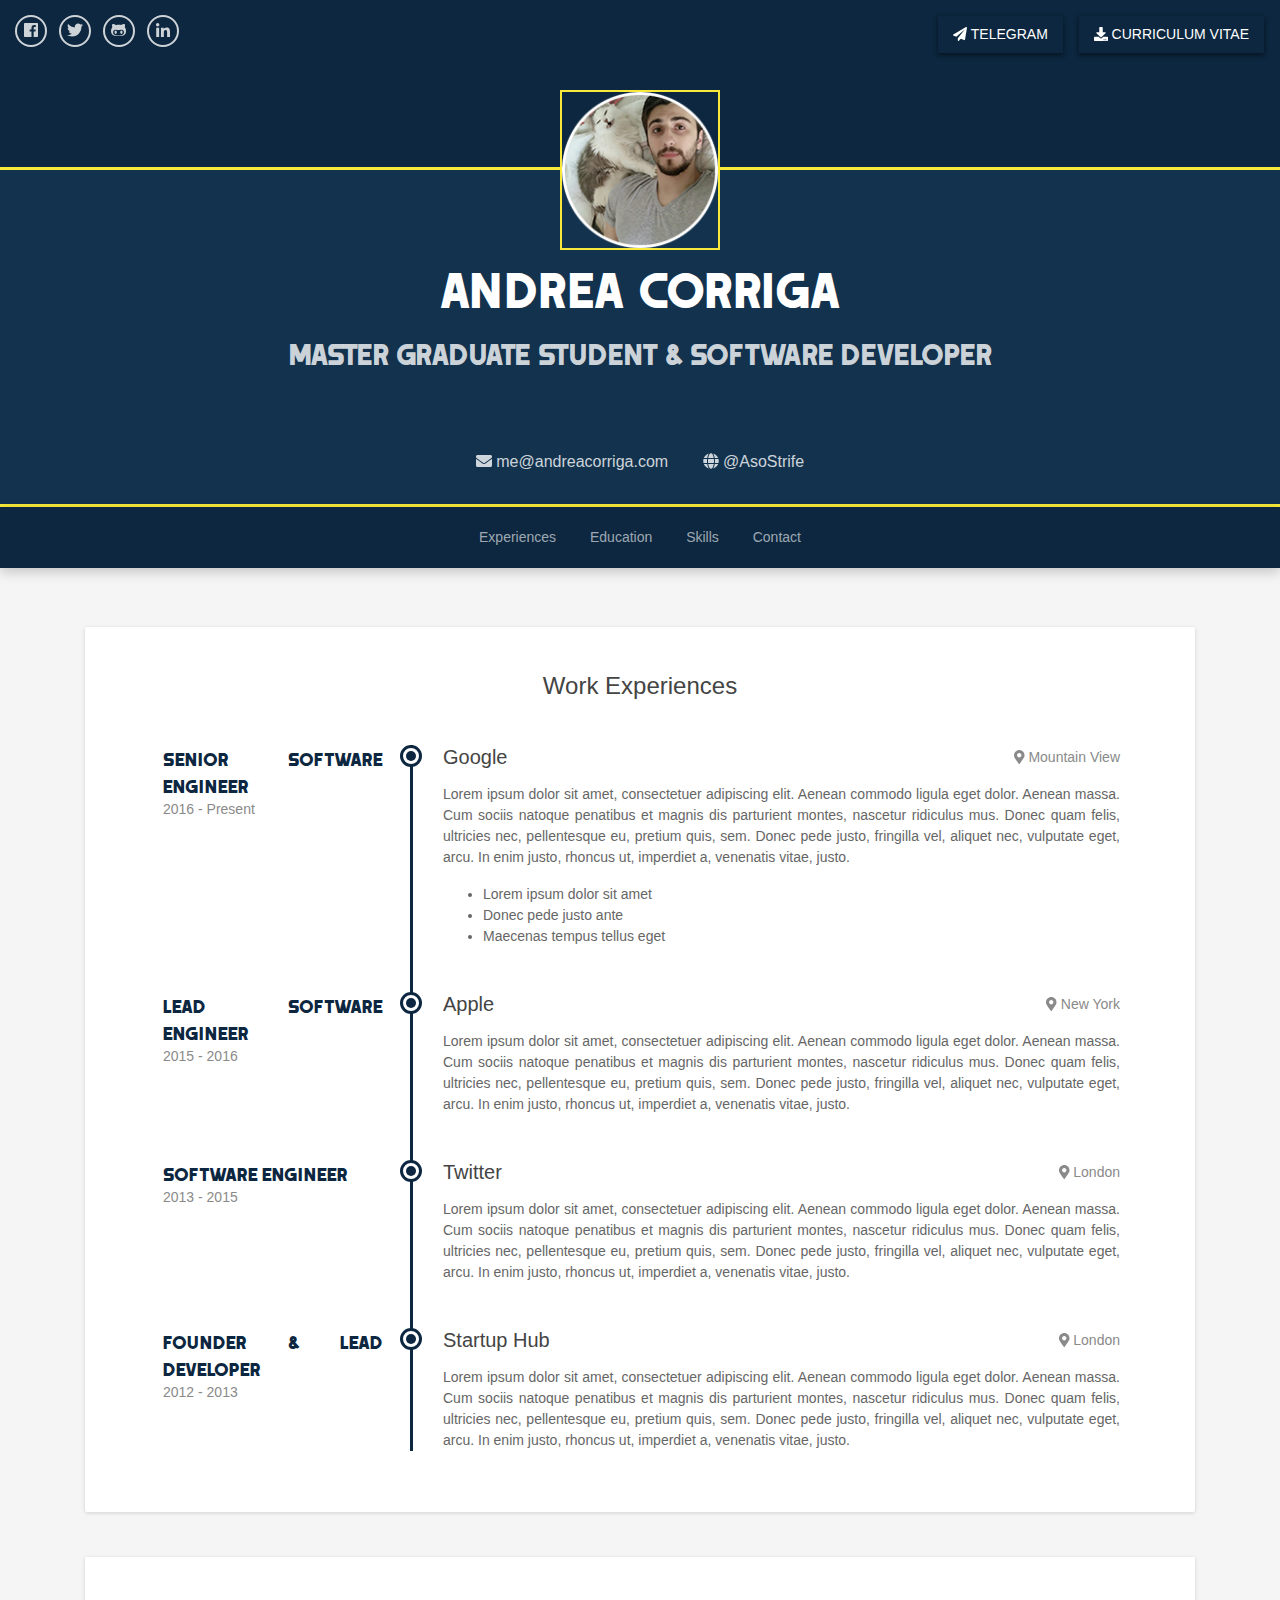
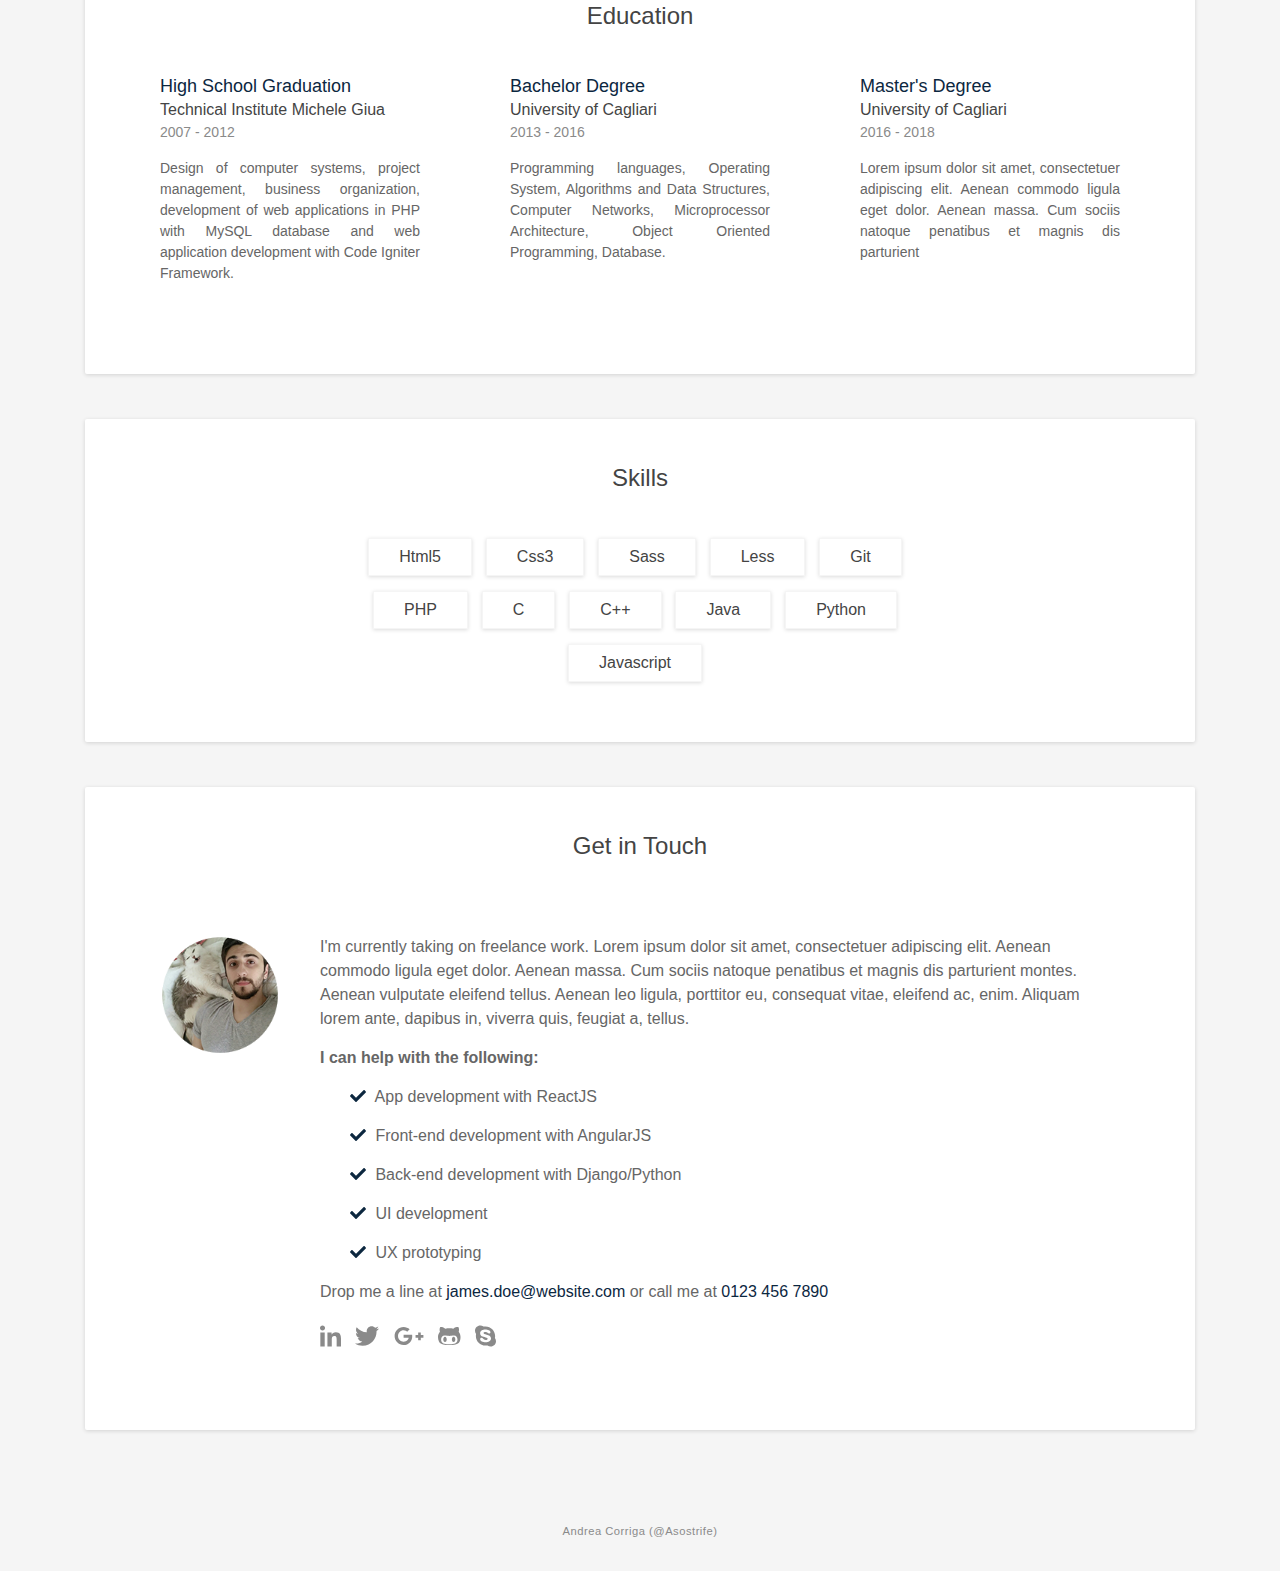
<file: index.html>
<!DOCTYPE html>
<html lang="en"> 
<head>
	<title> Andrea Corriga (@AsoStrife) </title>
	<!-- Meta -->
	<meta charset="utf-8">
	<meta http-equiv="X-UA-Compatible" content="IE=edge">
	<meta name="viewport" content="width=device-width, initial-scale=1.0">
	<meta name="description" content="">
	<meta name="author" content="Andrea Corriga (@AsoStrife)">	
	<META name="keywords" lang="en" content="">

	<link rel="icon" href="img/favicon/favicon.png">
	<link rel="shortcut icon" href="img/favicon/favicon.png">  

	<!-- Font -->
	<link href='https://fonts.googleapis.com/css?family=Roboto:400,500,400italic,300italic,300,500italic,700,700italic,900,900italic' rel='stylesheet' type='text/css'>
	<!-- FontAwesome JS-->
	<script type="text/javascript" src="js/fontawesome-all.min.js"></script>
	<!-- Global CSS -->
	<link rel="stylesheet" href="css/bootstrap.min.css">   
	<link id="theme-style" rel="stylesheet" href="css/custom.css">
</head> 

<body>
	
	<!-- Header -->
	<header class="header">
		<div class="top-bar container-fluid">
			<div class="actions">
				<a class="btn d-none d-md-inline-block" href="https://t.me/AsoStrife"><i class="fas fa-paper-plane" aria-hidden="true"></i> Telegram</a>
				<a class="btn" href="#"><i class="fas fa-download" aria-hidden="true"></i> Curriculum Vitae </a>
			</div><!--//actions-->
			<ul class="social list-inline">
				<li class="list-inline-item"><a href="https://facebook.com/AsoStrife" target="_blank"><i class="fab fa-facebook" aria-hidden="true"></i></a></li>
				<li class="list-inline-item"><a href="https://twitter.com/AsoStrife" target="_blank"><i class="fab fa-twitter" aria-hidden="true"></i></a></li>
				<li class="list-inline-item"><a href="https://github.com/AsoStrife" target="_blank"><i class="fab fa-github-alt" aria-hidden="true"></i></a></li>
				<li class="list-inline-item"><a href="https://goo.gl/ub5sBV" target="_blank"><i class="fab fa-linkedin-in" aria-hidden="true"></i></a></li>
			</ul><!--//social-->
		</div><!--//top-bar-->

		<div class="intro">
			<div class="container text-center">
				<img class="profile-image" src="img/profile-image.png" alt="">
				<h1 class="name">Andrea Corriga</h1>
				<div class="title"> Master Graduate Student &amp; Software Developer </div>
				<!-- <div class="profile"> </div> profile-->
			</div><!--//container-->
		</div><!--//intro-->

		<div class="contact-info">
			<div class="container text-center">
				<ul class="list-inline">
					<li class="email list-inline-item"><i class="fas fa-envelope"></i><a href="mailto:someone@example.com"> me@andreacorriga.com</a></li>
					<li class="website list-inline-item"><i class="fas fa-globe"></i><a href="#" target="_blank"> @AsoStrife </a></li>
				</ul>
			</div><!--//container-->
		</div><!--//contact-info-->
		
		<div class="page-nav-space-holder d-none d-md-block">
			<div id="page-nav-wrapper" class="page-nav-wrapper text-center">
				<div class="container">
					<ul id="page-nav" class="nav page-nav list-inline">
						<li class="nav-item"><a class="scrollto nav-link" href="#experiences-section">Experiences</a></li>
						<li class="nav-item"><a class="scrollto nav-link" href="#education-section">Education</a></li>
						<li class="nav-item"><a class="scrollto nav-link" href="#skills-section">Skills</a></li>
						<li class="nav-item"><a class="scrollto nav-link" href="#contact-section">Contact</a></li>
					</ul><!--//page-nav-->
				</div>
			</div><!--//page-nav-wrapper-->
		</div>
	</header><!--//header-->
	
	<div class="wrapper container">
		<!-- Work Experiences -->
		<section id="experiences-section" class="experiences-section section">
			<h2 class="section-title">Work Experiences</h2>
			<div class="timeline">
				<div class="item">
					<div class="work-place">
						<h3 class="place">Google</h3>
						<div class="location"><i class="fas fa-map-marker-alt mr-1"></i>Mountain View</div>
					</div>
					<div class="job-meta">
						<div class="title">Senior Software Engineer</div>
						<div class="time">2016 - Present</div>
					</div><!--//job-meta-->
					<div class="job-desc">
						<p>Lorem ipsum dolor sit amet, consectetuer adipiscing elit. Aenean commodo ligula eget dolor. Aenean massa. Cum sociis natoque penatibus et magnis dis parturient montes, nascetur ridiculus mus. Donec quam felis, ultricies nec, pellentesque eu, pretium quis, sem. Donec pede justo, fringilla vel, aliquet nec, vulputate eget, arcu. In enim justo, rhoncus ut, imperdiet a, venenatis vitae, justo.</p> 
						<ul>
							<li>Lorem ipsum dolor sit amet</li>
							<li>Donec pede justo ante</li>
							<li>Maecenas tempus tellus eget </li>
						</ul>
					</div><!--//job-desc-->
				</div><!--//item-->
				
				<div class="item">
					<div class="work-place">
						<h3 class="place">Apple</h3>
						<div class="location"><i class="fas fa-map-marker-alt mr-1"></i>New York</div>
					</div>
					<div class="job-meta">
						<div class="title">Lead Software Engineer</div>
						<div class="time">2015 - 2016</div>
					</div><!--//job-meta-->
					<div class="job-desc">
						<p>Lorem ipsum dolor sit amet, consectetuer adipiscing elit. Aenean commodo ligula eget dolor. Aenean massa. Cum sociis natoque penatibus et magnis dis parturient montes, nascetur ridiculus mus. Donec quam felis, ultricies nec, pellentesque eu, pretium quis, sem. Donec pede justo, fringilla vel, aliquet nec, vulputate eget, arcu. In enim justo, rhoncus ut, imperdiet a, venenatis vitae, justo.</p> 
					</div><!--//job-desc-->
				</div><!--//item-->
				
				<div class="item">
					<div class="work-place">
						<h3 class="place">Twitter</h3>
						<div class="location"><i class="fas fa-map-marker-alt mr-1"></i>London</div>
					</div>
					<div class="job-meta">
						<div class="title">Software Engineer</div>
						<div class="time">2013 - 2015</div>
					</div><!--//job-meta-->
					<div class="job-desc">
						<p>Lorem ipsum dolor sit amet, consectetuer adipiscing elit. Aenean commodo ligula eget dolor. Aenean massa. Cum sociis natoque penatibus et magnis dis parturient montes, nascetur ridiculus mus. Donec quam felis, ultricies nec, pellentesque eu, pretium quis, sem. Donec pede justo, fringilla vel, aliquet nec, vulputate eget, arcu. In enim justo, rhoncus ut, imperdiet a, venenatis vitae, justo.</p> 
					</div><!--//job-desc-->
				</div><!--//item-->
				
				<div class="item">
					<div class="work-place">
						<h3 class="place">Startup Hub</h3>
						<div class="location"><i class="fas fa-map-marker-alt mr-1"></i>London</div>
					</div>
					<div class="job-meta">
						<div class="title">Founder &amp; Lead Developer</div>
						<div class="time">2012 - 2013</div>
					</div><!--//job-meta-->
					<div class="job-desc">
						<p>Lorem ipsum dolor sit amet, consectetuer adipiscing elit. Aenean commodo ligula eget dolor. Aenean massa. Cum sociis natoque penatibus et magnis dis parturient montes, nascetur ridiculus mus. Donec quam felis, ultricies nec, pellentesque eu, pretium quis, sem. Donec pede justo, fringilla vel, aliquet nec, vulputate eget, arcu. In enim justo, rhoncus ut, imperdiet a, venenatis vitae, justo.</p> 
					</div><!--//job-desc-->
				</div><!--//item-->
				
			</div><!--//timeline-->
		</section><!--//section-->
		
		<!-- Education -->
		<section id="education-section" class="education-section section">
			<h2 class="section-title">Education</h2>
			<div class="row">
				<div class="item col-12 col-md-4">
					<div class="item-inner">
						<h3 class="degree">High School Graduation</h3>
						<div class="education-body">
							Technical Institute Michele Giua 
						</div><!--//education-body-->
						<div class="time">2007 - 2012</div>
						<div class="desc">
							Design of computer systems, project management, business organization, development of web applications in PHP with MySQL database and web application development with Code Igniter Framework.
						</div>
					</div><!--//item-inner-->
				</div><!--//item-->
				<div class="item col-12 col-md-4">
					<div class="item-inner">
						<h3 class="degree">Bachelor Degree</h3>
						<div class="education-body">
							University of Cagliari
						</div><!--//education-body-->
						<div class="time">2013 - 2016</div>
						<div class="desc">
							Programming languages, Operating System, Algorithms and Data Structures, Computer Networks, Microprocessor Architecture, Object Oriented Programming, Database.
						</div>
					</div><!--//item-inner-->
				</div><!--//item-->
				<div class="item col-12 col-md-4">
					<div class="item-inner">
						<h3 class="degree">Master's Degree</h3>
						<div class="education-body">
							University of Cagliari
						</div><!--//education-body-->
						<div class="time">2016 - 2018</div>
						<div class="desc">
							Lorem ipsum dolor sit amet, consectetuer adipiscing elit. Aenean commodo ligula eget dolor. Aenean massa. Cum sociis natoque penatibus et magnis dis parturient 
						</div>
					</div><!--//item-inner-->
				</div><!--//item-->
				
			</div><!--//row-->
		</section><!--//section-->
		
		<!-- Skills -->
		<section id="skills-section" class="skills-section section text-center">
			<h2 class="section-title">Skills</h2>
			<div class="other-skills">
				<div class="misc-skills">
					<span class="skill-tag">Html5</span>
					<span class="skill-tag">Css3</span>
					<span class="skill-tag">Sass</span>
					<span class="skill-tag">Less</span>
					<span class="skill-tag">Git</span>
					<br>
					<span class="skill-tag">PHP</span>
					<span class="skill-tag">C</span>
					<span class="skill-tag">C++</span>
					<span class="skill-tag">Java</span>
					<span class="skill-tag">Python</span>
					<br>
					<span class="skill-tag">Javascript</span>
				</div>
			</div><!--//other-skills-->
		</section><!--//skills-section-->
		
		<!-- Contact -->
		<section id="contact-section" class="contact-section section">
			<h2 class="section-title">Get in Touch</h2>
			<div class="intro">
				<img class="profile-image" src="img/profile-image.png" alt="">
				<div class="dialog">
					<p>I'm currently taking on freelance work. Lorem ipsum dolor sit amet, consectetuer adipiscing elit. Aenean commodo ligula eget dolor. Aenean massa. Cum sociis natoque penatibus et magnis dis parturient montes. Aenean vulputate eleifend tellus. Aenean leo ligula, porttitor eu, consequat vitae, eleifend ac, enim. Aliquam lorem ante, dapibus in, viverra quis, feugiat a, tellus.</p>
					<p><strong>I can help with the following:</strong></p>
					<ul class="list-unstyled service-list">
						<li><i class="fas fa-check" aria-hidden="true"></i> App development with ReactJS</li>
						<li><i class="fas fa-check" aria-hidden="true"></i> Front-end development with AngularJS</li>
						<li><i class="fas fa-check" aria-hidden="true"></i> Back-end development with Django/Python</li>
						<li><i class="fas fa-check" aria-hidden="true"></i> UI development</li>
						<li><i class="fas fa-check" aria-hidden="true"></i> UX prototyping</li>
					</ul>
					<p>Drop me a line at <a href="mailto:someone@example.com">james.doe@website.com</a> or call me at <a href="tel:01234567890">0123 456 7890</a></p>
					<ul class="social list-inline">
						<li class="list-inline-item"><a href="#"><i class="fab fa-linkedin-in" aria-hidden="true"></i></a></li>
						<li class="list-inline-item"><a href="#"><i class="fab fa-twitter" aria-hidden="true"></i></a></li>
						<li class="list-inline-item"><a href="#"><i class="fab fa-google-plus-g" aria-hidden="true"></i></a></li>
						<li class="list-inline-item"><a href="#"><i class="fab fa-github-alt" aria-hidden="true"></i></a></li>
						<li class="list-inline-item"><a href="#"><i class="fab fa-skype" aria-hidden="true"></i></a></li>
					</ul><!--//social-->
				</div><!--//diaplog-->
			</div><!--//intro-->
		</section><!--//section-->	
	</div><!--//wrapper-->
	
	<footer class="footer text-center">
		<div class="container">
			<small class="copyright">Andrea Corriga (@Asostrife)</small>
		</div><!--//container-->
	</footer>
	
	<!-- Javascript -->		  
	<script type="text/javascript" src="js/jquery-3.3.1.min.js"></script>
	<script type="text/javascript" src="js/bootstrap.min.js"></script>  
	<script type="text/javascript" src="js/back-to-top.js"></script>
	<script type="text/javascript" src="js/jquery.scrollTo.min.js"></script> 

	<!-- custom js -->
	<script type="text/javascript" src="js/main.js"></script>  
   

</body>
</html>
</file>
<file: css/custom.css>
a,a:hover{color:#0c273f}.btn,a.btn,h1,h2,h3,h4,h5,h6{font-weight:500}#topcontrol,a{-webkit-transition:all .4s ease-in-out;-moz-transition:all .4s ease-in-out;-ms-transition:all .4s ease-in-out;-o-transition:all .4s ease-in-out}body{font-family:Cairo,sans-serif;background:#f5f5f5;font-size:14px;-webkit-font-smoothing:antialiased;-moz-osx-font-smoothing:grayscale;color:#444;overflow-x:hidden;position:relative}#topcontrol,.btn,a.btn{background:#0c273f;color:#fff}a:hover{text-decoration:underline}.config-trigger,.page-nav-wrapper a,a:focus{text-decoration:none}p{line-height:1.5}.btn,a.btn{padding:8px 15px;-webkit-border-radius:2px;-moz-border-radius:2px;-ms-border-radius:2px;-o-border-radius:2px;border-radius:2px;-moz-background-clip:padding;-webkit-background-clip:padding-box;background-clip:padding-box;-webkit-box-shadow:0 2px 4px 0 rgba(0,0,0,.4);-moz-box-shadow:0 2px 4px 0 rgba(0,0,0,.4);box-shadow:0 2px 4px 0 rgba(0,0,0,.4);text-transform:uppercase;font-size:14px}.btn:hover,a.btn:hover{color:#fff;background:#12324e}#topcontrol{text-align:center;display:inline-block;z-index:30;width:36px;height:36px;-webkit-border-radius:50%;-moz-border-radius:50%;-ms-border-radius:50%;-o-border-radius:50%;border-radius:50%;-moz-background-clip:padding;-webkit-background-clip:padding-box;background-clip:padding-box;-webkit-box-shadow:0 6px 10px 0 rgba(0,0,0,.3);-moz-box-shadow:0 6px 10px 0 rgba(0,0,0,.3);box-shadow:0 6px 10px 0 rgba(0,0,0,.3)}#topcontrol:hover,.header{background:#0c273f;color:#fff}#topcontrol .svg-inline--fa{position:relative;top:3px;font-size:25px;font-weight:400}.header .social a,.timeline .item:before{-webkit-border-radius:50%;-moz-border-radius:50%;-o-border-radius:50%;-moz-background-clip:padding;-webkit-background-clip:padding-box}.header a{color:#fff}.header .top-bar{position:relative;padding-top:15px;padding-bottom:120px}.header .social{margin-bottom:0}.header .social a{color:rgba(255,255,255,.8);display:inline-block;text-align:center;width:32px;height:32px;-ms-border-radius:50%;border-radius:50%;background-clip:padding-box;padding-top:2px;font-size:16px;border:2px solid rgba(255,255,255,.8)}.header .social a:hover{color:#fff;border-color:#fff}.header .actions{position:absolute;right:15px;top:15px}.header .actions .fa{margin-right:5px}.header .actions a{margin-right:10px;color:#fff}.header .contact-info li,.header .contact-info li a,.header .title{color:rgba(255,255,255,.8)}.header .actions a:last-child{margin-right:0}.header .profile-image{position:absolute;width:160px;height:160px;top:-80px;margin-left:-80px;left:50%;border:2px solid #f7e839}.header .name{font-size:48px;margin-bottom:15px;letter-spacing:.5px}.header .title{font-size:28px;font-weight:300;margin-bottom:30px}.header .contact-info,.header .intro{background:#12324e;font-size:16px;border-style:solid;border-color:#f7e839}.header .intro{padding-top:90px;padding-bottom:15px;position:relative;border-width:3px 0 0}.header .profile{max-width:800px;margin:0 auto}.header .contact-info{padding-top:30px;padding-bottom:30px;border-width:0 0 3px}.header .contact-info ul{margin-bottom:0}.header .contact-info li{margin-right:30px}.header .contact-info li a:hover{color:#fff}.header .contact-info li:last-child{margin-right:0}.header .contact-info li .fa{margin-right:10px}.page-nav-space-holder{height:60px;position:relative}.page-nav-wrapper{background:#0c273f;padding-top:20px;padding-bottom:20px;position:absolute;width:100%;left:0;-webkit-box-shadow:0 4px 12px rgba(0,0,0,.2);-moz-box-shadow:0 4px 12px rgba(0,0,0,.2);box-shadow:0 4px 12px rgba(0,0,0,.2)}.section,.skills-section .skill-tag{-moz-box-shadow:0 1px 4px 0 rgba(0,0,0,.14)}.page-nav-wrapper.fixed{position:fixed;top:0;left:0;width:100%;z-index:100;background:#0c273f}.page-nav-wrapper a{color:rgba(255,255,255,.6);font-weight:500}.page-nav-wrapper .page-nav{margin:0 auto;display:inline-block}.page-nav-wrapper .page-nav li{margin-right:30px;display:inline-block;background:0 0}.page-nav-wrapper .page-nav li:active,.page-nav-wrapper .page-nav li:hover{background:0 0}.page-nav-wrapper .page-nav li a{color:rgba(255,255,255,.6);padding:inherit}.page-nav-wrapper .page-nav li a:hover{color:#fff}.page-nav-wrapper .page-nav li a:active,.page-nav-wrapper .page-nav li a:focus,.page-nav-wrapper .page-nav li a:hover{background:0 0}.page-nav-wrapper .page-nav li a.active{color:#fff;background:0 0}.page-nav-wrapper .page-nav li:last-child{margin-right:0}.wrapper{padding-top:60px;padding-bottom:60px}.section{-webkit-box-shadow:0 1px 4px 0 rgba(0,0,0,.14);box-shadow:0 1px 4px 0 rgba(0,0,0,.14);padding:45px;background:#fff;margin-bottom:45px;-webkit-border-radius:2px;-moz-border-radius:2px;-ms-border-radius:2px;-o-border-radius:2px;border-radius:2px;-moz-background-clip:padding;-webkit-background-clip:padding-box;background-clip:padding-box}.education-section .item-inner,.timeline{padding:0 30px}.section:last-child{margin-bottom:0}.section-title{margin-top:0;margin-bottom:45px;font-size:24px;text-align:center}.timeline{border-left:3px solid #0c273f;border-bottom-right-radius:2px;border-top-right-radius:2px;position:relative;margin-left:280px}.timeline.timeline-publications{margin-left:0}.timeline .item{position:relative;margin-bottom:45px}.timeline .item:after,.timeline .item:before{content:"";position:absolute;-ms-border-radius:50%;display:inline-block}.timeline .item:last-child{margin-bottom:0}.timeline .item:before{left:-43px;top:0;width:22px;height:22px;border-radius:50%;background:#fff;border:3px solid #0c273f}.timeline .item:after{left:-37px;top:6px;width:10px;height:10px;-webkit-border-radius:50%;-moz-border-radius:50%;-o-border-radius:50%;border-radius:50%;-moz-background-clip:padding;-webkit-background-clip:padding-box;background:#0c273f;z-index:10}.timeline .work-place{position:relative}.timeline .location{position:absolute;right:0;top:2px;color:#8a8a8a}.timeline .location .fa{margin-right:5px}.timeline .place{margin-top:0;margin-bottom:15px;font-size:20px;font-weight:300}.timeline .job-meta{position:absolute;left:-280px;top:0}.timeline .job-meta .title{font-size:18px;color:#0c273f;max-width:220px}.timeline .job-meta .time{color:#8a8a8a}.timeline .job-desc{color:#666}.education-section .item{margin-bottom:45px}.education-section .degree{font-size:18px;color:#0c273f;margin-top:0;margin-bottom:0}.education-section .education-body{margin-bottom:0;font-size:16px;font-weight:300}.education-section .time{color:#8a8a8a;margin-bottom:15px}.education-section .desc{color:#666}.skills-section .subtitle{font-size:18px;color:#8a8a8a;margin-top:0;margin-bottom:45px;font-weight:300}.skills-section .top-skills{margin-bottom:60px}.skills-section .top-skills .item{margin-bottom:45px}.skills-section .level{color:#8a8a8a;margin-bottom:15px}.skills-section .desc{color:#666}.skills-section .skill-tag{-webkit-box-shadow:0 1px 4px 0 rgba(0,0,0,.14);box-shadow:0 1px 4px 0 rgba(0,0,0,.14);padding:6px 30px;display:inline-block;margin-right:10px;border:1px solid #f5f5f5;font-weight:500;margin-bottom:15px;font-size:16px}.chart-easy-pie{positon:relative}.chart{width:110px;height:110px;vertical-align:middle;position:relative;margin:0 auto 30px;text-align:center;font-size:20px;font-weight:300}.chart span{line-height:110px}.chart canvas{position:absolute;left:0;top:0}.testimonials-section .testimonials-carousel{max-width:800px;margin:0 auto}.testimonials-section .item{padding-left:60px;margin-bottom:45px}.testimonials-section .quote{border-left:none;padding:0;font-size:22px;color:#666;font-weight:300;position:relative}.testimonials-section .source .name{font-size:16px}.testimonials-section .source .position{color:#8a8a8a}.testimonials-section .icon-holder{position:absolute;left:-60px;top:0;width:36px;height:36px;display:inline-block;background:#0c273f;color:#fff;-webkit-border-radius:50%;-moz-border-radius:50%;-ms-border-radius:50%;-o-border-radius:50%;border-radius:50%;-moz-background-clip:padding;-webkit-background-clip:padding-box;background-clip:padding-box;text-align:center;font-size:16px}.testimonials-section .icon-holder .svg-inline--fa{margin-top:8px}.testimonials-section .carousel-indicators{bottom:0;margin-bottom:0}.testimonials-section .carousel-indicators li{background-color:#bdbdbd;border:none;width:10px;height:10px;margin:0 8px 0 0;-webkit-border-radius:50%;-moz-border-radius:50%;-ms-border-radius:50%;-o-border-radius:50%;border-radius:50%;-moz-background-clip:padding;-webkit-background-clip:padding-box;background-clip:padding-box;cursor:pointer}.testimonials-section .carousel-indicators li.active{background-color:#0c273f;width:10px;height:10px;margin:0 8px 0 0}.portfolio-section .filters{list-style:none;margin:0 auto 60px;text-align:center;border-bottom:1px solid #e8e8e8}.portfolio-section .filters .type{margin-right:30px;list-style:none;display:inline-block;padding:8px 15px;color:#8a8a8a;cursor:pointer;font-size:14px;text-transform:uppercase;font-weight:500}.portfolio-section .filters .type:last-child{margin-right:0}.portfolio-section .filters .type.active{color:#0c273f;border-bottom:2px solid #0c273f}.portfolio-section .item{margin-bottom:30px}.portfolio-section .item .figure{margin-bottom:0}.portfolio-section .item-inner{background:#0c273f;color:#fff;-webkit-border-radius:2px;-moz-border-radius:2px;-ms-border-radius:2px;-o-border-radius:2px;border-radius:2px;-moz-background-clip:padding;-webkit-background-clip:padding-box;background-clip:padding-box;position:relative;-webkit-box-shadow:0 1px 4px 0 rgba(0,0,0,.14);-moz-box-shadow:0 1px 4px 0 rgba(0,0,0,.14);box-shadow:0 1px 4px 0 rgba(0,0,0,.14)}.portfolio-section .item-inner:hover{background:#4254bd}.portfolio-section .item-inner:hover img{-webkit-opacity:.9;-moz-opacity:.9;opacity:.9}.portfolio-section .item-inner .content{padding:30px 30px 75px;position:relative}.portfolio-section .item-inner .content a{color:#fff}.portfolio-section .item-inner .content .sub-title{font-size:16px;margin-top:0;margin-bottom:5px}.contact-section .intro p,.contact-section .service-list li{margin-bottom:15px}.portfolio-section .item-inner .content .meta{color:rgba(255,255,255,.8);font-size:14px}.portfolio-section .item-inner .content .action{position:absolute;bottom:30px;left:30px}.portfolio-section .item-inner .link-mask{display:block;position:absolute;width:100%;height:100%;left:0;top:0}.contact-section .intro{position:relative;padding:30px 30px 30px 190px;font-size:16px;color:#666}.contact-section .intro .profile-image{width:120px;height:120px;position:absolute;left:30px}.contact-section .service-list{margin-left:30px;margin-bottom:15px}.contact-section .service-list .svg-inline--fa{color:#0c273f;margin-right:5px}.contact-section .social{margin-bottom:0}.contact-section .social li{margin-right:10px}.contact-section .social li:last-child{margin-right:0}.contact-section .social a{display:inline-block;text-align:center;font-size:24px;color:#8a8a8a}.contact-section .social a:hover{color:#0c273f}.footer .container{padding:30px;color:#8a8a8a;letter-spacing:.5px}.footer .container a{color:#8a8a8a}@media (max-width:767px){.header .social{margin:0 auto;text-align:center}.header .actions{position:static;margin:0 auto 30px;text-align:center}.header .actions .btn{margin-bottom:15px;font-size:12px;display:inline-block;width:100%}.header .actions .btn:last-child{margin-bottom:0}.header .name{font-size:36px}.header .title{font-size:22px}.header .contact-info li{margin-right:0;margin-bottom:15px;font-size:14px;width:100%;display:inline-block}.header .contact-info li:last-child{margin-bottom:0}.section{padding:30px}.section-title{font-size:20px}.timeline{margin-left:0;padding-right:0}.timeline .place{margin-bottom:5px}.timeline .job-meta{position:static;margin-bottom:15px}.timeline .job-meta .title{max-width:none}.education-section .item{padding:0}.portfolio-section .filters .type{font-size:12px;margin-right:5px;padding:8px 5px}.portfolio-section .item-inner .content{padding:15px}.portfolio-section .item-inner .content .sub-title{font-size:14px;max-width:120px;overflow:hidden;text-overflow:ellipsis;white-space:nowrap}.portfolio-section .item-inner .content .meta{margin-bottom:30px;max-width:120px;overflow:hidden;text-overflow:ellipsis;white-space:nowrap}.portfolio-section .item-inner .content .action{position:static;font-size:12px}.contact-section .intro{padding:0;text-align:center}.contact-section .intro .profile-image{position:static;margin:0 auto 30px;text-align:center}.contact-section .service-list{margin-left:0}.contact-section .social{margin:0 auto}}.config-trigger{position:absolute;top:30px;left:-36px;width:36px;height:36px;background:#222;color:#fff;text-align:center;-webkit-border-top-right-radius:0;-webkit-border-bottom-right-radius:0;-webkit-border-bottom-left-radius:4px;-webkit-border-top-left-radius:4px;-moz-border-radius-topright:0;-moz-border-radius-bottomright:0;-moz-border-radius-bottomleft:4px;-moz-border-radius-topleft:4px;-moz-background-clip:padding;-webkit-background-clip:padding-box;background-clip:padding-box;border-radius:4px 0 0 4px}.config-trigger:hover{background:#000;text-decoration:none}.config-trigger:hover .svg-inline--fa{color:#fff}.config-trigger .svg-inline--fa{font-size:20px;margin-top:7px;display:block;color:rgba(255,255,255,.8)}.config-panel{position:absolute;top:160px;right:-190px;z-index:30;width:190px}.config-panel .panel-inner{position:relative;background:#222;color:#fff;padding:15px;-webkit-border-top-right-radius:0;-webkit-border-bottom-right-radius:0;-webkit-border-bottom-left-radius:4px;-webkit-border-top-left-radius:4px;-moz-border-radius-topright:0;-moz-border-radius-bottomright:0;-moz-border-radius-bottomleft:4px;-moz-border-radius-topleft:4px;-moz-background-clip:padding;-webkit-background-clip:padding-box;background-clip:padding-box;border-radius:4px 0 0 4px}.config-panel .panel-title{font-weight:600;margin-bottom:15px;font-size:14px;text-transform:uppercase}.config-panel label{color:#fff}.config-panel #color-options{margin-bottom:0}.config-panel #color-options li a{display:block;width:28px;height:20px;border:2px solid transparent;margin-bottom:10px}.config-panel #color-options li a:hover{-webkit-opacity:.9;-moz-opacity:.9;opacity:.9;border:2px solid rgba(255,255,255,.8)}.config-panel #color-options li.active a{border:2px solid #fff}.config-panel #color-options li.theme-1 a{background:#00BCD4}.config-panel #color-options li.theme-2 a{background-color:#03A9F4}.config-panel #color-options li.theme-3 a{background-color:#009688}.config-panel #color-options li.theme-4 a{background-color:#4CAF50}.config-panel #color-options li.theme-5 a{background-color:#8BC34A}.config-panel #color-options li.theme-6 a{background-color:#C0CA33}.config-panel #color-options li.theme-7 a{background-color:#FFC107}.config-panel #color-options li.theme-8 a{background-color:#FF9800}.config-panel #color-options li.theme-9 a{background-color:#FF5722}.config-panel #color-options li.theme-10 a{background-color:#795548}.config-panel #color-options li.theme-11 a{background-color:#607D8B}.config-panel #color-options li.theme-12 a{background-color:#673AB7}.config-panel #color-options li.theme-13 a{background-color:#0c273f}.config-panel #color-options li.theme-14 a{background-color:#2196F3}.config-panel #color-options li.theme-15 a{background-color:#9C27B0}.config-panel #color-options li.theme-16 a{background-color:#E91E63}.config-panel .close{position:absolute;right:5px;top:5px;color:#fff}.config-panel .close .svg-inline--fa{color:#fff;font-size:16px}.page-nav-wrapper{z-index:100}@font-face{font-family:Trender;src:url(../fonts/trender.ttf)}.title,h1.name,h1.section-title{font-family:Trender}.item{text-align:justify}
</file>
